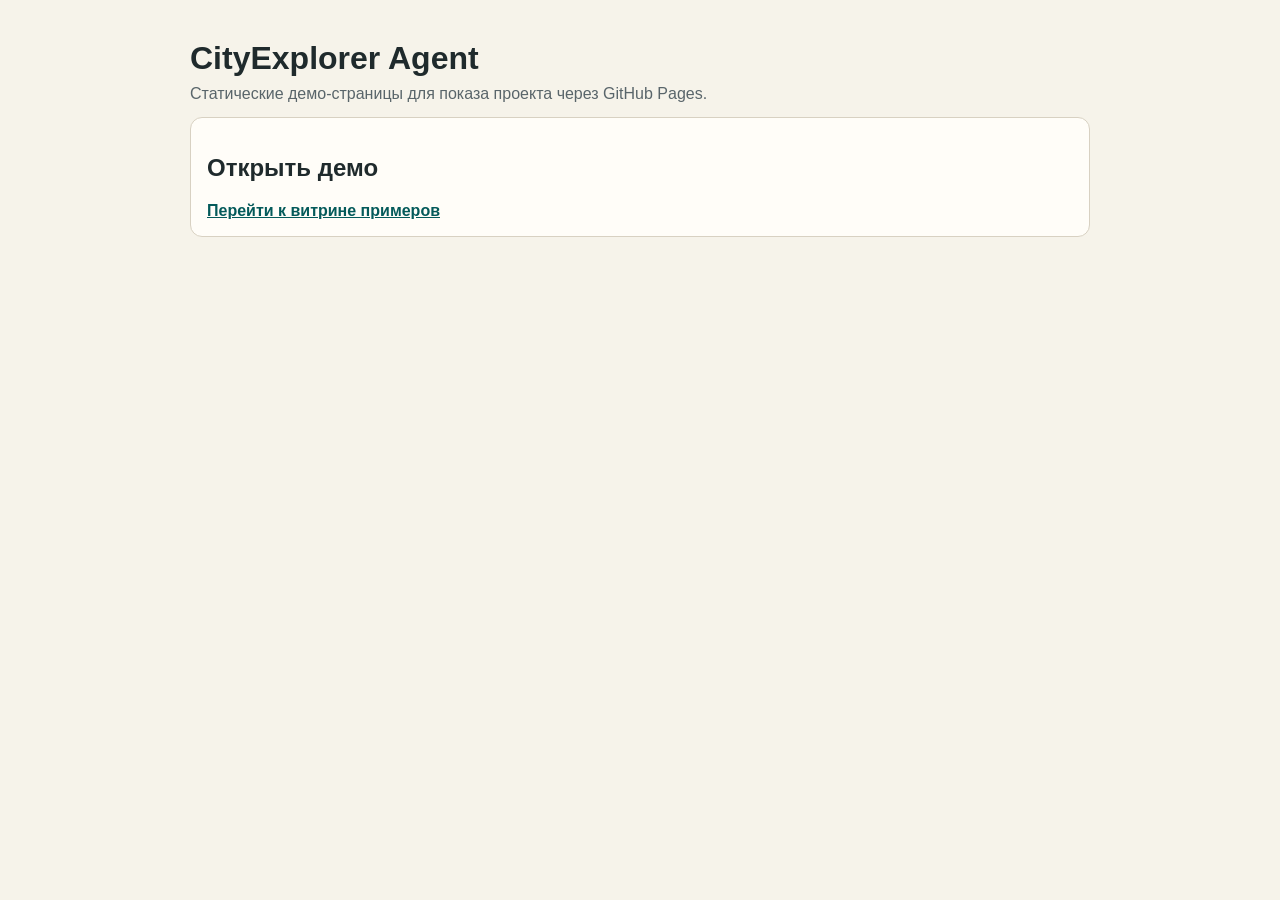
<file: docs/index.html>
<!doctype html>
<html lang="ru">
  <head>
    <meta charset="UTF-8" />
    <meta name="viewport" content="width=device-width, initial-scale=1.0" />
    <title>CityExplorer Agent — Demo Pages</title>
    <style>
      body {
        margin: 0;
        font-family: "Avenir Next", "Segoe UI", sans-serif;
        background: #f6f3ea;
        color: #1f2a2c;
      }
      .wrap {
        max-width: 900px;
        margin: 40px auto;
        padding: 0 16px;
      }
      .card {
        background: #fffdf8;
        border: 1px solid #d8d1c2;
        border-radius: 12px;
        padding: 16px;
        margin-top: 14px;
      }
      a {
        color: #045a5a;
        font-weight: 700;
      }
      h1 {
        margin: 0 0 8px;
      }
      p {
        margin: 0;
        color: #59656a;
      }
    </style>
  </head>
  <body>
    <main class="wrap">
      <h1>CityExplorer Agent</h1>
      <p>Статические демо-страницы для показа проекта через GitHub Pages.</p>

      <section class="card">
        <h2>Открыть демо</h2>
        <p><a href="./demo/">Перейти к витрине примеров</a></p>
      </section>
    </main>
  </body>
</html>
</file>
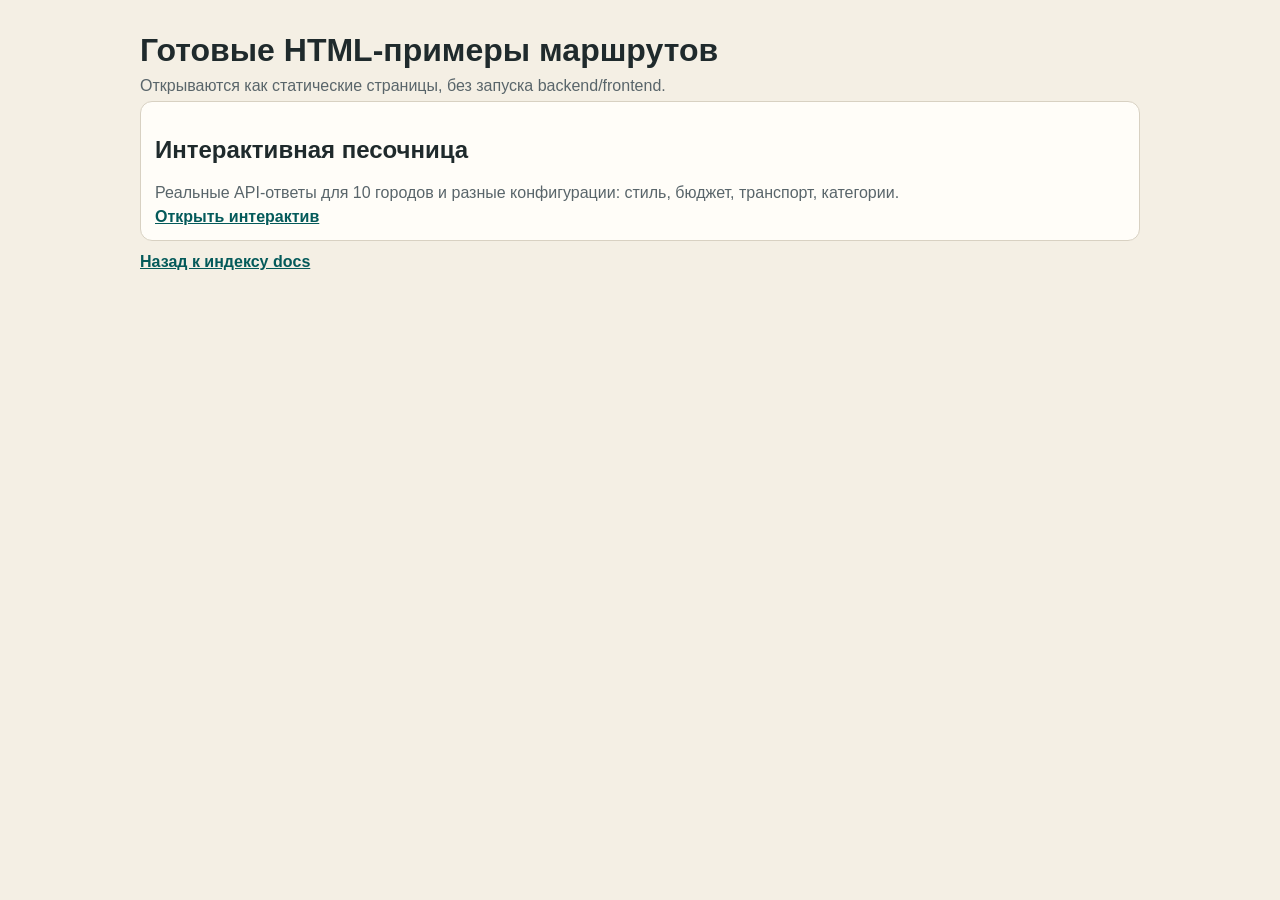
<file: docs/demo/index.html>
<!doctype html>
<html lang="ru">
  <head>
    <meta charset="UTF-8" />
    <meta name="viewport" content="width=device-width, initial-scale=1.0" />
    <title>CityExplorer Agent — Примеры</title>
    <style>
      body {
        margin: 0;
        font-family: "Avenir Next", "Segoe UI", sans-serif;
        background: #f4efe4;
        color: #1f2a2c;
      }
      .wrap {
        max-width: 1000px;
        margin: 32px auto;
        padding: 0 16px 20px;
      }
      .grid {
        display: grid;
        grid-template-columns: repeat(auto-fit, minmax(280px, 1fr));
        gap: 12px;
      }
      .card {
        background: #fffdf8;
        border: 1px solid #d8d1c2;
        border-radius: 12px;
        padding: 14px;
      }
      a {
        color: #045a5a;
        font-weight: 700;
      }
      h1 {
        margin: 0 0 8px;
      }
      p {
        margin: 0 0 6px;
        color: #59656a;
      }
      .top-link {
        margin-top: 12px;
      }
    </style>
  </head>
  <body>
    <main class="wrap">
      <h1>Готовые HTML-примеры маршрутов</h1>
      <p>Открываются как статические страницы, без запуска backend/frontend.</p>

      <section class="grid">
        <article class="card">
          <h2>Интерактивная песочница</h2>
          <p>Реальные API-ответы для 10 городов и разные конфигурации: стиль, бюджет, транспорт, категории.</p>
          <a href="./playground.html">Открыть интерактив</a>
        </article>
      </section>

      <p class="top-link"><a href="../">Назад к индексу docs</a></p>
    </main>
  </body>
</html>
</file>
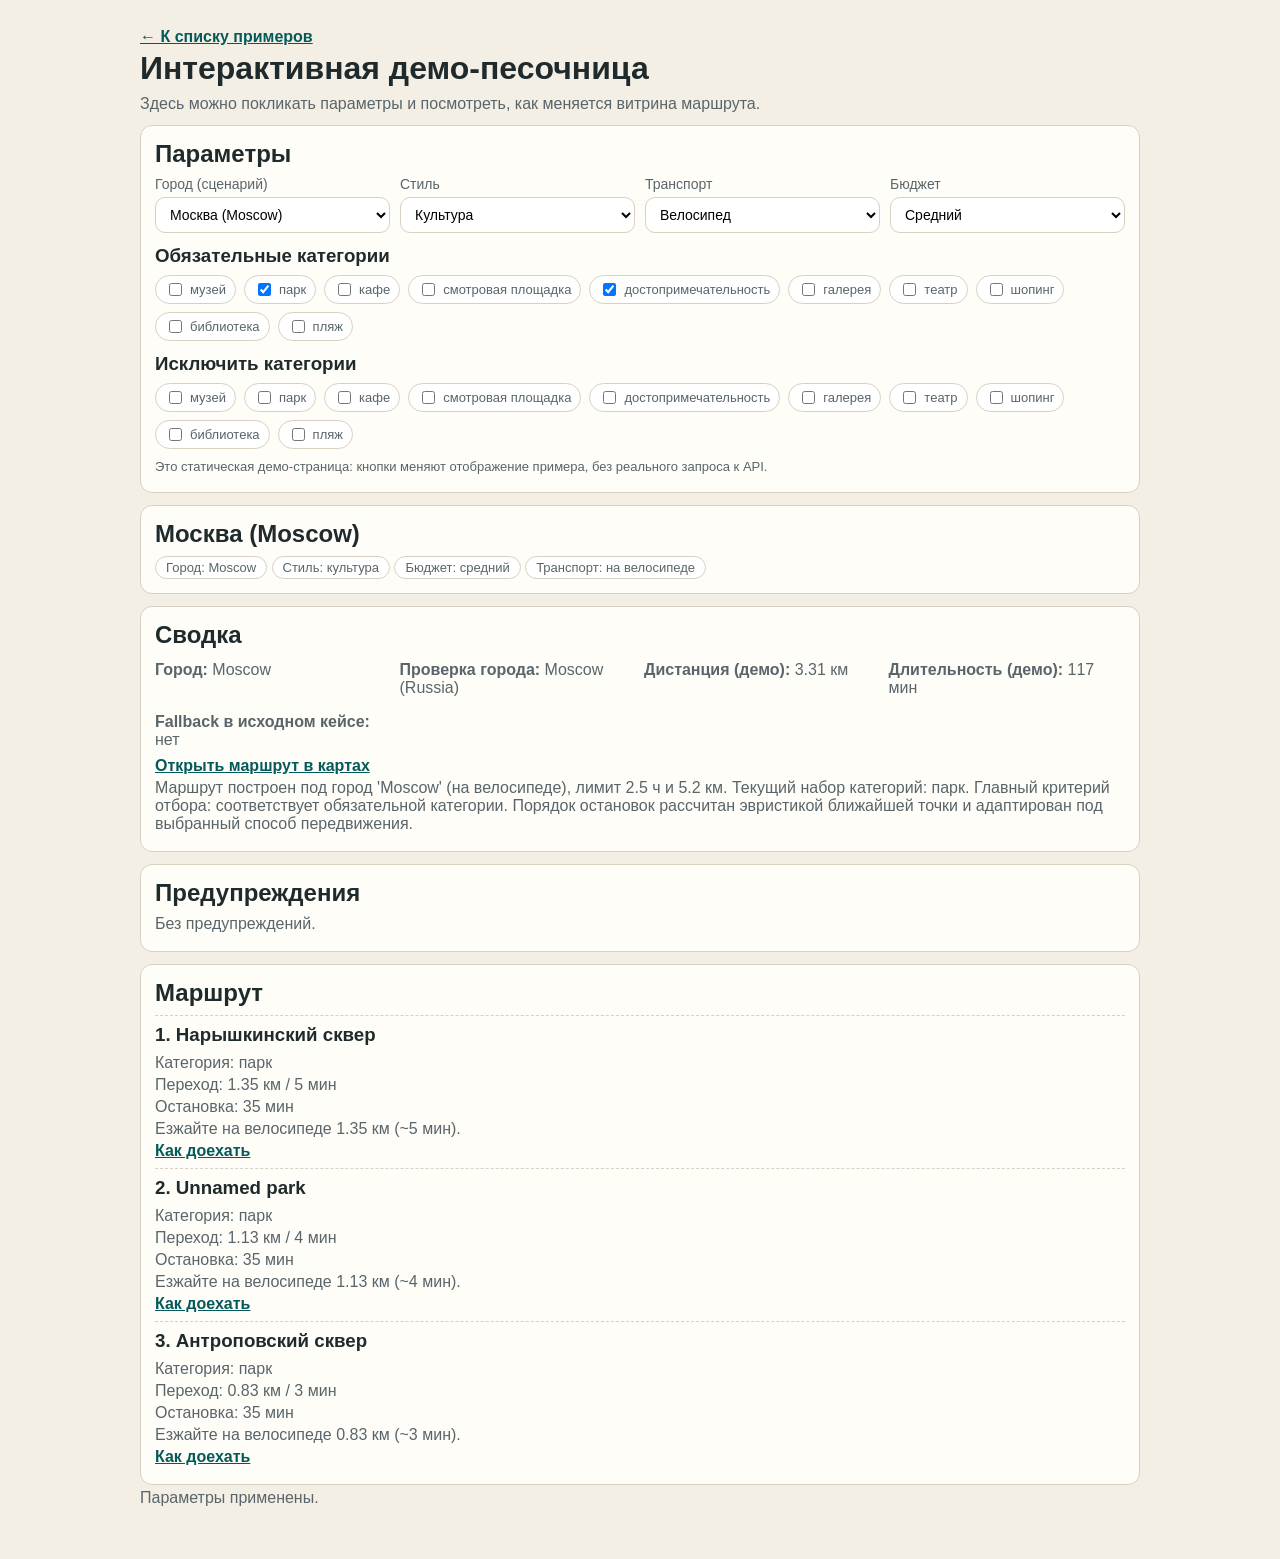
<file: docs/demo/playground.html>
<!doctype html>
<html lang="ru">
  <head>
    <meta charset="UTF-8" />
    <meta name="viewport" content="width=device-width, initial-scale=1.0" />
    <title>CityExplorer Demo — Интерактив</title>
    <link rel="stylesheet" href="./viewer.css" />
    <link rel="stylesheet" href="./playground.css" />
  </head>
  <body>
    <main class="wrap">
      <p><a href="./">← К списку примеров</a></p>
      <h1>Интерактивная демо-песочница</h1>
      <p>Здесь можно покликать параметры и посмотреть, как меняется витрина маршрута.</p>

      <section class="card controls">
        <h2>Параметры</h2>
        <div class="controls-grid">
          <label>
            Город (сценарий)
            <select id="city-select"></select>
          </label>

          <label>
            Стиль
            <select id="style-select">
              <option value="balanced">Сбалансированный</option>
              <option value="culture">Культура</option>
              <option value="nature">Природа</option>
            </select>
          </label>

          <label>
            Транспорт
            <select id="transport-select">
              <option value="walk">Пешком</option>
              <option value="bike">Велосипед</option>
              <option value="car">Машина</option>
              <option value="transit">Общественный транспорт</option>
            </select>
          </label>

          <label>
            Бюджет
            <select id="budget-select">
              <option value="low">Низкий</option>
              <option value="medium" selected>Средний</option>
              <option value="high">Высокий</option>
            </select>
          </label>
        </div>

        <div class="chips-box">
          <h3>Обязательные категории</h3>
          <div id="must-chips" class="chips"></div>
        </div>

        <div class="chips-box">
          <h3>Исключить категории</h3>
          <div id="avoid-chips" class="chips"></div>
        </div>

        <p class="hint">Это статическая демо-страница: кнопки меняют отображение примера, без реального запроса к API.</p>
      </section>

      <section class="card">
        <h2 id="title">Загрузка...</h2>
        <div id="request"></div>
      </section>

      <section class="card">
        <h2>Сводка</h2>
        <div id="summary"></div>
      </section>

      <section class="card">
        <h2>Предупреждения</h2>
        <div id="warnings"></div>
      </section>

      <section class="card">
        <h2>Маршрут</h2>
        <div id="stops"></div>
      </section>

      <p id="status"></p>
    </main>

    <script src="./playground.js?v=20260414-3"></script>
  </body>
</html>
</file>
<file: docs/demo/viewer.css>
body {
  margin: 0;
  font-family: "Avenir Next", "Segoe UI", sans-serif;
  background: #f4efe4;
  color: #1f2a2c;
}

.wrap {
  max-width: 1000px;
  margin: 28px auto;
  padding: 0 16px 20px;
}

.card {
  background: #fffdf8;
  border: 1px solid #d8d1c2;
  border-radius: 12px;
  padding: 14px;
  margin-top: 12px;
}

h1,
h2,
h3 {
  margin: 0 0 8px;
}

p {
  margin: 4px 0;
  color: #59656a;
}

ul {
  margin: 8px 0 0 18px;
  color: #59656a;
}

a {
  color: #045a5a;
  font-weight: 700;
}

.summary-grid {
  display: grid;
  grid-template-columns: repeat(auto-fit, minmax(190px, 1fr));
  gap: 8px;
}

.pill {
  display: inline-block;
  border: 1px solid #d8d1c2;
  border-radius: 999px;
  padding: 3px 10px;
  font-size: 13px;
  color: #59656a;
  background: #fff;
}

.stop {
  border-top: 1px dashed #d8d1c2;
  padding-top: 8px;
  margin-top: 8px;
}

.warn {
  color: #8a2d2d;
}
</file>
<file: docs/demo/playground.css>
.controls-grid {
  display: grid;
  grid-template-columns: repeat(auto-fit, minmax(180px, 1fr));
  gap: 10px;
}

label {
  display: grid;
  gap: 5px;
  color: #59656a;
  font-size: 14px;
}

select {
  padding: 8px 10px;
  border: 1px solid #d8d1c2;
  border-radius: 10px;
  background: #fff;
  font: inherit;
}

.chips-box {
  margin-top: 12px;
}

.chips {
  display: flex;
  flex-wrap: wrap;
  gap: 8px;
}

.chip {
  display: inline-flex;
  align-items: center;
  gap: 5px;
  border: 1px solid #d8d1c2;
  border-radius: 999px;
  padding: 4px 9px;
  background: #fff;
  font-size: 13px;
  color: #59656a;
}

.hint {
  margin-top: 10px;
  font-size: 13px;
}
</file>
